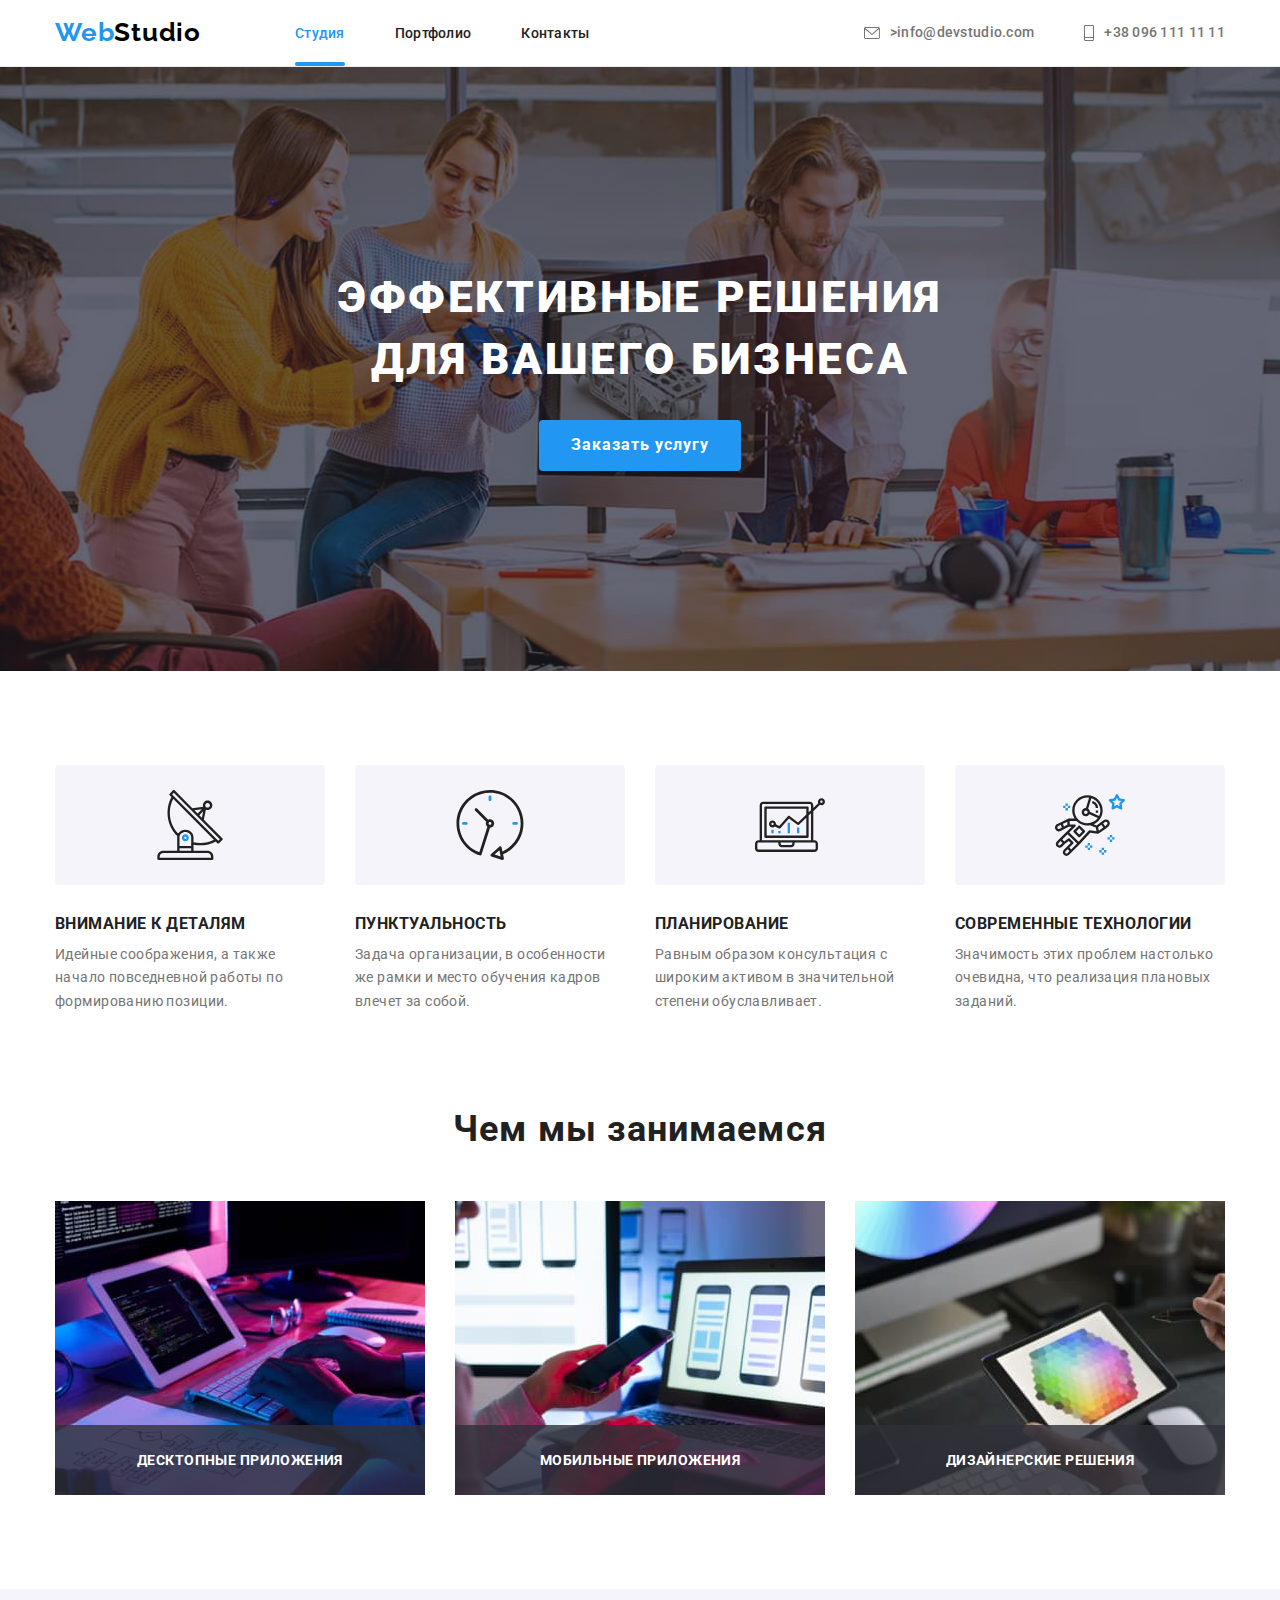
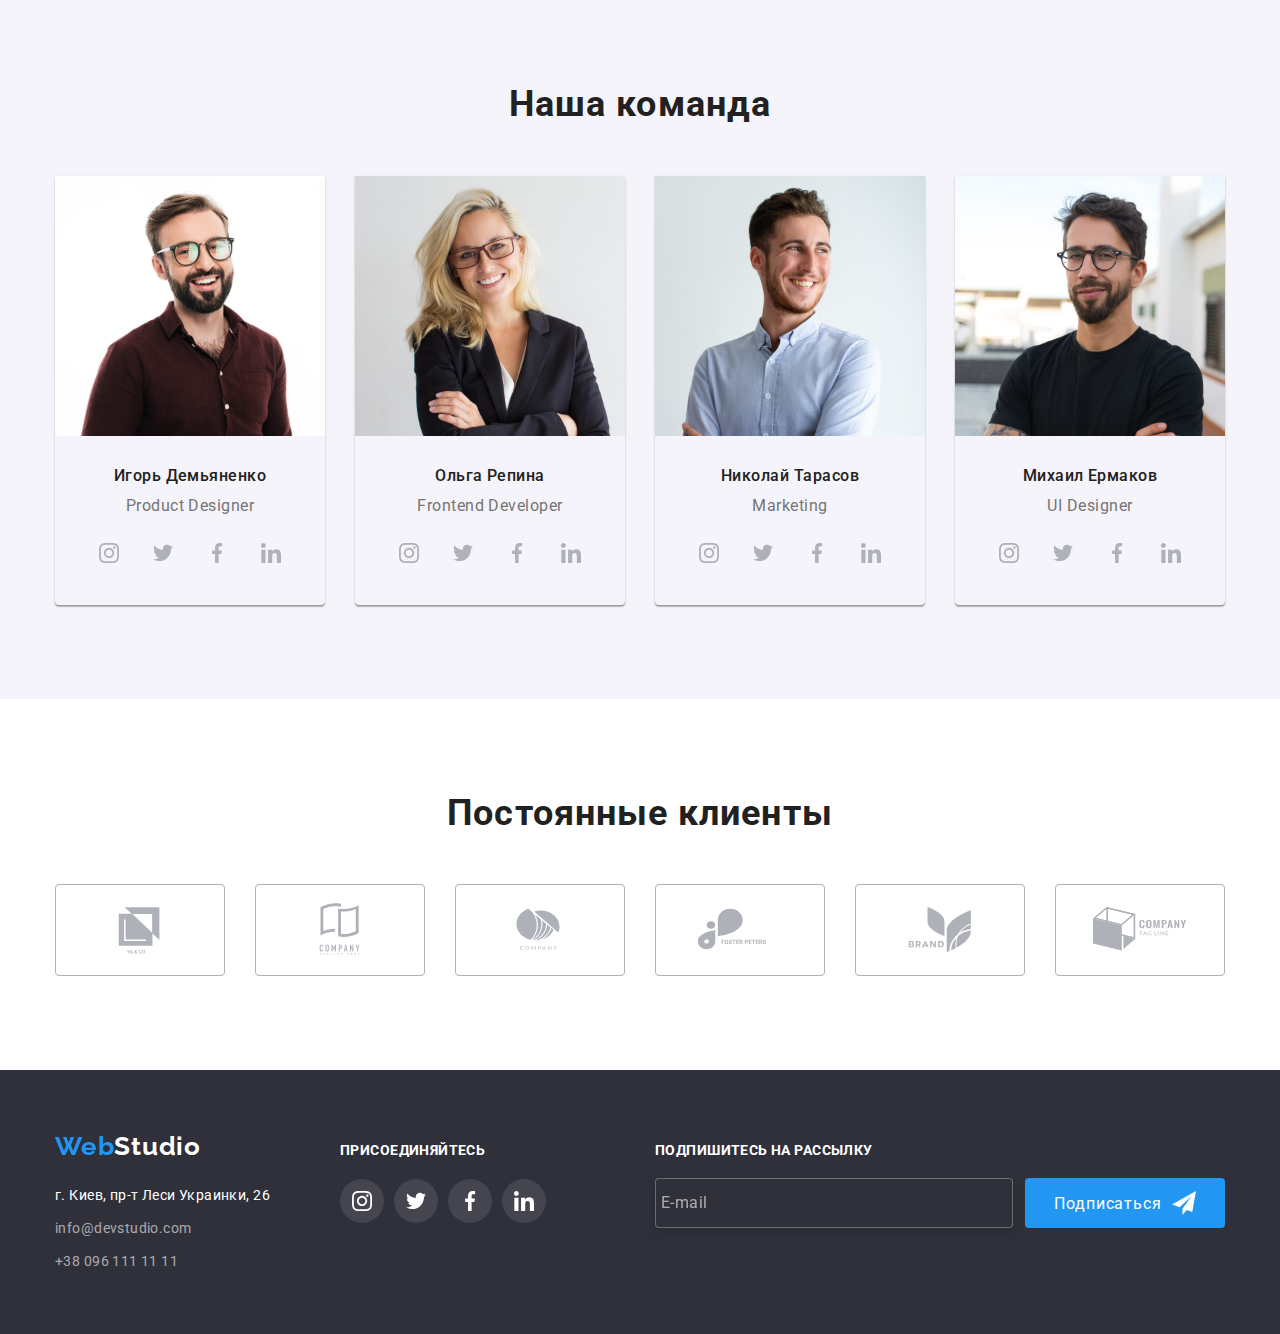
<file: index.html>
<!DOCTYPE html>
<html lang="ru">
  <head>
    <meta charset="UTF-8" />
    <meta http-equiv="X-UA-Compatible" content="IE=edge" />
    <meta name="viewport" content="width=device-width, initial-scale=1.0" />
    <title>web studio</title>

    <link rel="preconnect" href="https://fonts.googleapis.com" />
    <link rel="preconnect" href="https://fonts.gstatic.com" crossorigin />
    <link
      href="https://fonts.googleapis.com/css2?family=Raleway:wght@300;700&family=Roboto:wght@400;500;700;900&display=swap"
      rel="stylesheet"
    />
    <link
      rel="stylesheet"
      href="https://cdnjs.cloudflare.com/ajax/libs/modern-normalize/1.1.0/modern-normalize.min.css"
    />
    <link rel="stylesheet" href="css/style.css" />
  </head>
  <body class="body-style">
    <!--navigation and contacts -->

    <header class="hat">
      <div class="container container-hat">
        <nav class="navigation">
          <a href="./index.html" class="logo-link link">
            Web<span class="studio-logo">Studio</span></a
          >
          <ul class="list-flex list">
            <li class="had-lists nav-list">
              <a href="./index.html" class="link navigation-link current">Студия</a>
            </li>
            <li class="had-lists">
              <a href="./portfolio.html" class="link navigation-link"
                >Портфолио</a
              >
            </li>
            <li class="had-lists">
              <a href="./index.html" class="link navigation-link">Контакты</a>
            </li>
          </ul>
        </nav>

        <ul class="list-flex list">
          <li class="had-lists">
            <a href="mailto:info@devstudio.com" class="contact-link link"
              ><svg class="mail-and-pfone" width="16px" height="12px">
                <use href="images/symbol-defs.svg#icon-envel"></use></svg>
              >info@devstudio.com</a>
          </li>
          <li class="had-lists">
            <a href="tel:+380961111111" class="contact-link link"><svg class="mail-and-pfone" width="10px" height="16px">
                <use href="images/symbol-defs.svg#icon-Vector"></use></svg>+38 096 111 11 11</a>
          </li>
        </ul>
      </div>
    </header>

    <main>
      <!--about company hero-->
      <section class="hero">
        <div class="container-hero">
          <h1 class="hero-title">
            Эффективные решения<br />
            для вашего бизнеса
          </h1>
          <button type="button" class="main-button" data-modal-open >Заказать услугу</button>
        </div>
      </section>

      <section class="section section-skills">
        <div class="container">
          <h2 class="headers-none">Умения</h2>

          <ul class="list skill-list">
            <li class="skill-items">
              <div class="svg-container">
              <svg class="pre-title-img" width="70px" height="70px">
                <use href="./images/symbol-defs.svg#icon-antenna"></use>
              </svg>
            </div>
              <h3 class="titles">Внимание к деталям</h3>
              <p class="description">
                Идейные соображения, а также начало повседневной работы по
                формированию позиции.
              </p>
            </li>
            <li class="skill-items">
              <div class="svg-container">
              <svg class="pre-title-img" width="70px" height="70px">
                <use href="./images/symbol-defs.svg#icon-clock"></use>
              </svg>
            </div>
              <h3 class="titles">Пунктуальность</h3>
              <p class="description">
                Задача организации, в особенности же рамки и место обучения
                кадров влечет за собой.
              </p>
            </li>
            <li class="skill-items">
              <div class="svg-container">
              <svg class="pre-title-img" width="70px" height="70px">
                <use href="./images/symbol-defs.svg#icon-diagram"></use>
              </svg>
            </div>
              <h3 class="titles">Планирование</h3>
              <p class="description">
                Равным образом консультация с широким активом в значительной
                степени обуславливает.
              </p>
            </li>
            <li class="skill-items">
              <div class="svg-container">
              <svg class="pre-title-img" width="70px" height="70px">
                <use href="./images/symbol-defs.svg#icon-astronaut"></use>
              </svg></div>
              <h3 class="titles">Cовременные технологии</h3>
              <p class="description">
                Значимость этих проблем настолько очевидна, что реализация
                плановых заданий.
              </p>
            
            </li>
          </ul>
          
        </div>
      </section>
      <!---whoo we-->
      <section class="section">
        <div class="container">
          <h2 class="second-header">Чем мы занимаемся</h2>

          <ul class="list list-flex work-list">
            <li class="work-list-item">
              <div class="work-list-container">
              <img src="./images/img.jpg" alt="photo" width="370" />
              <p class="img-description"> Десктопные приложения</p>
            </div>
            </li>
            <li class="work-list-item">
               <div class="work-list-container">
              <img src="./images/box2.jpg" alt="photo" width="370" />
              <p class="img-description">Мобильные приложения</p>
            </div>
            </li>
            <li class="work-list-item">
              <div class="work-list-container">
              <img src="./images/box3.jpg" alt="photo" width="370" />
              <p class="img-description">Дизайнерские решения</p>
            </div>
            </li>
          </ul>
        </div>
      </section>
      <!---about team-->
      <section class="section team-section">
        <div class="container">
          <h2 class="our-team">Наша команда</h2>

          <ul class="list team-list">
            <li class="team-list-items">
              <img
                src="./images/img01.jpg"
                alt="photo"
                width="270"
                class="team-img"
              />
              <div class="team-container">
                <h3 class="team">Игорь Демьяненко</h3>
                <p class="profession">Product Designer</p>
              
              <ul class="social-net-list list">
                <li class="social-networks">
                  <a href="" class="network-link"
                    ><svg class="social-net-icons" width="20px" height="20px">
                      <use href="images/symbol-defs.svg#icon-instagram"></use>
                    </svg>
                  </a>
                </li>
                <li class="social-networks">
                  <a href="" class="network-link">
                    <svg class="social-net-icons" width="20px" height="20px">
                      <use href="images/symbol-defs.svg#icon-twitter"></use>
                    </svg>
                  </a>
                </li>
                <li class="social-networks">
                  <a href="" class="network-link">
                    <svg class="social-net-icons" width="20px" height="20px">
                      <use href="images/symbol-defs.svg#icon-facebook"></use>
                    </svg>
                  </a>
                </li>
                <li class="social-networks">
                  <a href="" class="network-link">
                    <svg class="social-net-icons" width="20px" height="20px">
                      <use href="images/symbol-defs.svg#icon-linkedin"></use>
                    </svg>
                  </a>
                </li>
              </ul>
            </div>
            </li>
            <li class="team-list-items">
              <img
                src="./images/img02.jpg"
                alt="photo"
                width="270"
                class="team-img"
              />
              <div class="team-container">
                <h3 class="team">Ольга Репина</h3>
                <p class="profession">Frontend Developer</p>
              
              <ul class="social-net-list list">
                <li class="social-networks">
                  <a href="" class="network-link"
                    ><svg class="social-net-icons" width="20px" height="20px">
                      <use href="images/symbol-defs.svg#icon-instagram"></use>
                    </svg>
                  </a>
                </li>
                <li class="social-networks">
                  <a href="" class="network-link">
                    <svg class="social-net-icons" width="20px" height="20px">
                      <use href="images/symbol-defs.svg#icon-twitter"></use>
                    </svg>
                  </a>
                </li>
                <li class="social-networks">
                  <a href="" class="network-link">
                    <svg class="social-net-icons" width="20px" height="20px">
                      <use href="images/symbol-defs.svg#icon-facebook"></use>
                    </svg>
                  </a>
                </li>
                <li class="social-networks">
                  <a href="" class="network-link">
                    <svg class="social-net-icons" width="20px" height="20px">
                      <use href="images/symbol-defs.svg#icon-linkedin"></use>
                    </svg>
                  </a>
                </li>
              </ul>
            </div>
            </li>
            <li class="team-list-items">
              <img
                src="./images/img03.jpg"
                alt="photo"
                width="270"
                class="team-img"
              />
              <div class="team-container">
                <h3 class="team">Николай Тарасов</h3>
                <p class="profession">Marketing</p>
              
              <ul class="social-net-list list">
                <li class="social-networks">
                  <a href="" class="network-link"
                    ><svg class="social-net-icons" width="20px" height="20px">
                      <use
                        href="images/symbol-defs.svg#icon-instagram"
                      ></use></svg>
                    </a>
                </li>
                <li class="social-networks">
                  <a href="" class="network-link">
                    <svg class="social-net-icons" width="20px" height="20px">
                      <use href="images/symbol-defs.svg#icon-twitter"></use>
                    </svg>
                  </a>
                </li>
                <li class="social-networks">
                  <a href="" class="network-link">
                    <svg class="social-net-icons" width="20px" height="20px">
                      <use href="images/symbol-defs.svg#icon-facebook"></use>
                    </svg>
                  </a>
                </li>
                <li class="social-networks">
                  <a href="" class="network-link">
                    <svg class="social-net-icons" width="20px" height="20px">
                      <use href="images/symbol-defs.svg#icon-linkedin"></use>
                    </svg>
                  </a>
                </li>
              </ul>
            </div>
            </li>
            <li class="team-list-items">
              <img
                src="./images/img04.jpg"
                alt="photo"
                width="270"
                class="team-img"
              />
              <div class="team-container">
                <h3 class="team">Михаил Ермаков</h3>
                <p class="profession">UI Designer</p>
              
              <ul class="social-net-list list">
                <li class="social-networks">
                  <a href="" class="network-link"
                    ><svg class="social-net-icons" width="20px" height="20px">
                      <use
                        href="images/symbol-defs.svg#icon-instagram"></use></svg>
                    </a>
                </li>
                <li class="social-networks">
                  <a href="" class="network-link">
                    <svg class="social-net-icons" width="20px" height="20px">
                      <use href="images/symbol-defs.svg#icon-twitter"></use>
                    </svg>
                  </a>
                </li>
                <li class="social-networks">
                  <a href="" class="network-link">
                    <svg class="social-net-icons" width="20px" height="20px">
                      <use href="images/symbol-defs.svg#icon-facebook"></use>
                    </svg>
                  </a>
                </li>
                <li class="social-networks">
                  <a href="" class="network-link">
                    <svg class="social-net-icons" width="20px" height="20px">
                      <use href="images/symbol-defs.svg#icon-linkedin"></use>
                    </svg>
                  </a>
                </li>
              </ul>
            </div>
            </li>
          </ul>
        </div>
      </section>
      <section class="section">
        <div class="container">
          <h2 class="regular-customers">Постоянные клиенты</h2>
          <ul class="clients-list list">
            <li class="clients-list-item">
              <a href="" class="clients-link">
                <svg class= "clients-icons" width="106px" height="60px">
                  <use href="images/symbol-defs.svg#icon-Logo-1"></use>
                </svg>
              </a>
            </li>
            <li class="clients-list-item">
              <a href="" class="clients-link">
                <svg class= "clients-icons" width="106px" height="60px">
                  <use href="images/symbol-defs.svg#icon-Logo-2"></use>
                </svg>
              </a>
            </li>
            <li class="clients-list-item">
              <a href="" class="clients-link">
                <svg class= "clients-icons"  width="106px" height="60px">
                  <use href="images/symbol-defs.svg#icon-Logo-3"></use>
                </svg>
              </a>
            </li>
            <li class="clients-list-item">
              <a href="" class="clients-link"
                ><svg class= "clients-icons"  width="106px" height="60px">
                  <use href="images/symbol-defs.svg#icon-Logo-4"></use>
                </svg>
              </a>
            </li>

            <li class="clients-list-item">
              <a href="" class="clients-link">
                <svg class= "clients-icons"  width="106px" height="60px">
                  <use href="images/symbol-defs.svg#icon-Logo-5"></use>
                </svg>
              </a>
            </li>
            <li class="clients-list-item">
              <a href="" class="clients-link">
                <svg class= "clients-icons"  width="106px" height="60px">
                  <use href="images/symbol-defs.svg#icon-Logo-6"></use>
                </svg>
              </a>
            </li>
          </ul>
        </div>
      </section>
    </main>
      <footer class="basement">
        <div class="container footer-flex-container">
          <div class="footer-container">
            <a href="./index.html" class="logo-footer-link link">
              Web<span class="footer-logo">Studio</span></a
            >

            <address class="location">г. Киев, пр-т Леси Украинки, 26</address>
            <ul class="contacts list">
              <li class="footer-items">
                <a href="mailto:info@devstudio.com" class="footer-link link"
                  >info@devstudio.com</a
                >
              </li>

              <li class="footer-items">
                <a href="tel:+380961111111" class="footer-link link"
                  >+38 096 111 11 11</a
                >
              </li>
            </ul>
          </div>
          <div class="fotter-links-container">
            <p class="join">присоединяйтесь</p>
            <ul class="footer-social-list list">
              <li class="footer-social-items">
                <a href="" class="footer-social-links">
                  <svg class="social-net-icons" width="20px" height="20px">
                    <use
                      href="images/symbol-defs.svg#icon-instagram"></use>
                    </svg>
                  </a>
              </li>
              <li class="footer-social-items">
                <a href="" class="footer-social-links"
                  ><svg class="social-net-icons" width="20px" height="20px">
                    <use href="images/symbol-defs.svg#icon-twitter"></use></svg></a>
              </li>
              <li class="footer-social-items">
                <a href="" class="footer-social-links">
                  <svg class="social-net-icons" width="20px" height="20px">
                    <use href="images/symbol-defs.svg#icon-facebook"></use></svg></a>
              </li>

              <li class="footer-social-items">
                <a href="" class="footer-social-links">
                  <svg class="social-net-icons" width="20px" height="20px">
                    <use href="images/symbol-defs.svg#icon-linkedin"></use>
                  </svg>
                </a>
              </li>
            </ul>
           
          </div> 
          <div class="footer-form-container">
             <div class="input-label-container">
                          <p class="footer-label">Подпишитесь на рассылку</p>
                          <form class="footer-form"> 
              <input type="text" id="footer-input" class="footer-input" placeholder="E-mail">
            
              <button type="submit" class="footer-btn"><span class="subscribe">Подписаться </span>
                <svg class="send-icon" width="24px" height="24px" >
                <use href="images/symbol-defs.svg#icon-icon-send">

                </use>
              </svg> </button>
            </form>
         </div>
        </div></footer>
      <div class="backdrop is-hidden" data-modal>
        
        <div class="modal"><button class="close-btn" data-modal-close > <svg class="btn-close-icon" width="11px" height="11px" >
          <use href="images/symbol-defs.svg#icon-vector-x"></use>
        </svg> </button>
        <p class="modal-header">Оставьте свои данные, мы вам перезвоним</p>
<form >
  
   <div class="input-wrap">
    <span class="lebel-styles">
    <label for="user-name" class="user-label">Имя</label></span>
     <div class="input-wrap">
  <input type="tel" id="user-name" class="user-data" name="user-tel" >
<svg width="18px" height="18px" class="input-icon">
      <use href="./images/symbol-defs.svg#icon-person-black-18dp"> </use>
    </svg>
  </div>
 <div class="input-wrap">
    <span class="lebel-styles">
    <label for="user-tel" class="user-label">Телефон</label></span>
     <div class="input-wrap">
  <input type="tel" id="user-tel" class="user-data" name="user-tel" >
<svg width="18px" height="18px" class="input-icon">
      <use href="./images/symbol-defs.svg#icon-phone-black-18dp"> </use>
    </svg>
  </div>
</div>
 <div class="input-wrap"> 
    <span class="lebel-styles">
    <label for="user-email " class="user-label">Почта</label></span>
     <div class="input-wrap">
  <input type="text" id="user-email" class="user-data" name="user-email" >
<svg width="18px" height="18px" class="input-icon">
      <use href="./images/symbol-defs.svg#icon-email-black-18dp"> </use>
    </svg>
  </div>
</div>
<span class="area-label-style">
<label for="text-area" class="text-area-label">Комментарий</label></span>

<textarea name="modal-textarea" id="text-area" class="text-area-modal" placeholder="Введите текст" ></textarea>

<div class="check-container" >
<input type="checkbox" id="checkbox" name="check" class="modal-check visually-hidden">
  <label for="checkbox" class="check-label">
       <span class="mini-box">
      
       <svg width= "16px" height="15px" class="check-icon" >
         <use href="./images/symbol-defs.svg#icon-Vector-check"> </use>
       </svg>
     </span>

  Соглашаюсь с рассылкой и принимаю <a href="" class="contract">Условия договора</a></label>

</div>

<div class="button-container">
<button type="submit" class="submit-button">Отправить</button></div> 
</form>

    <script src="./js/modal.js"></script>

</body>
</html>
</file>
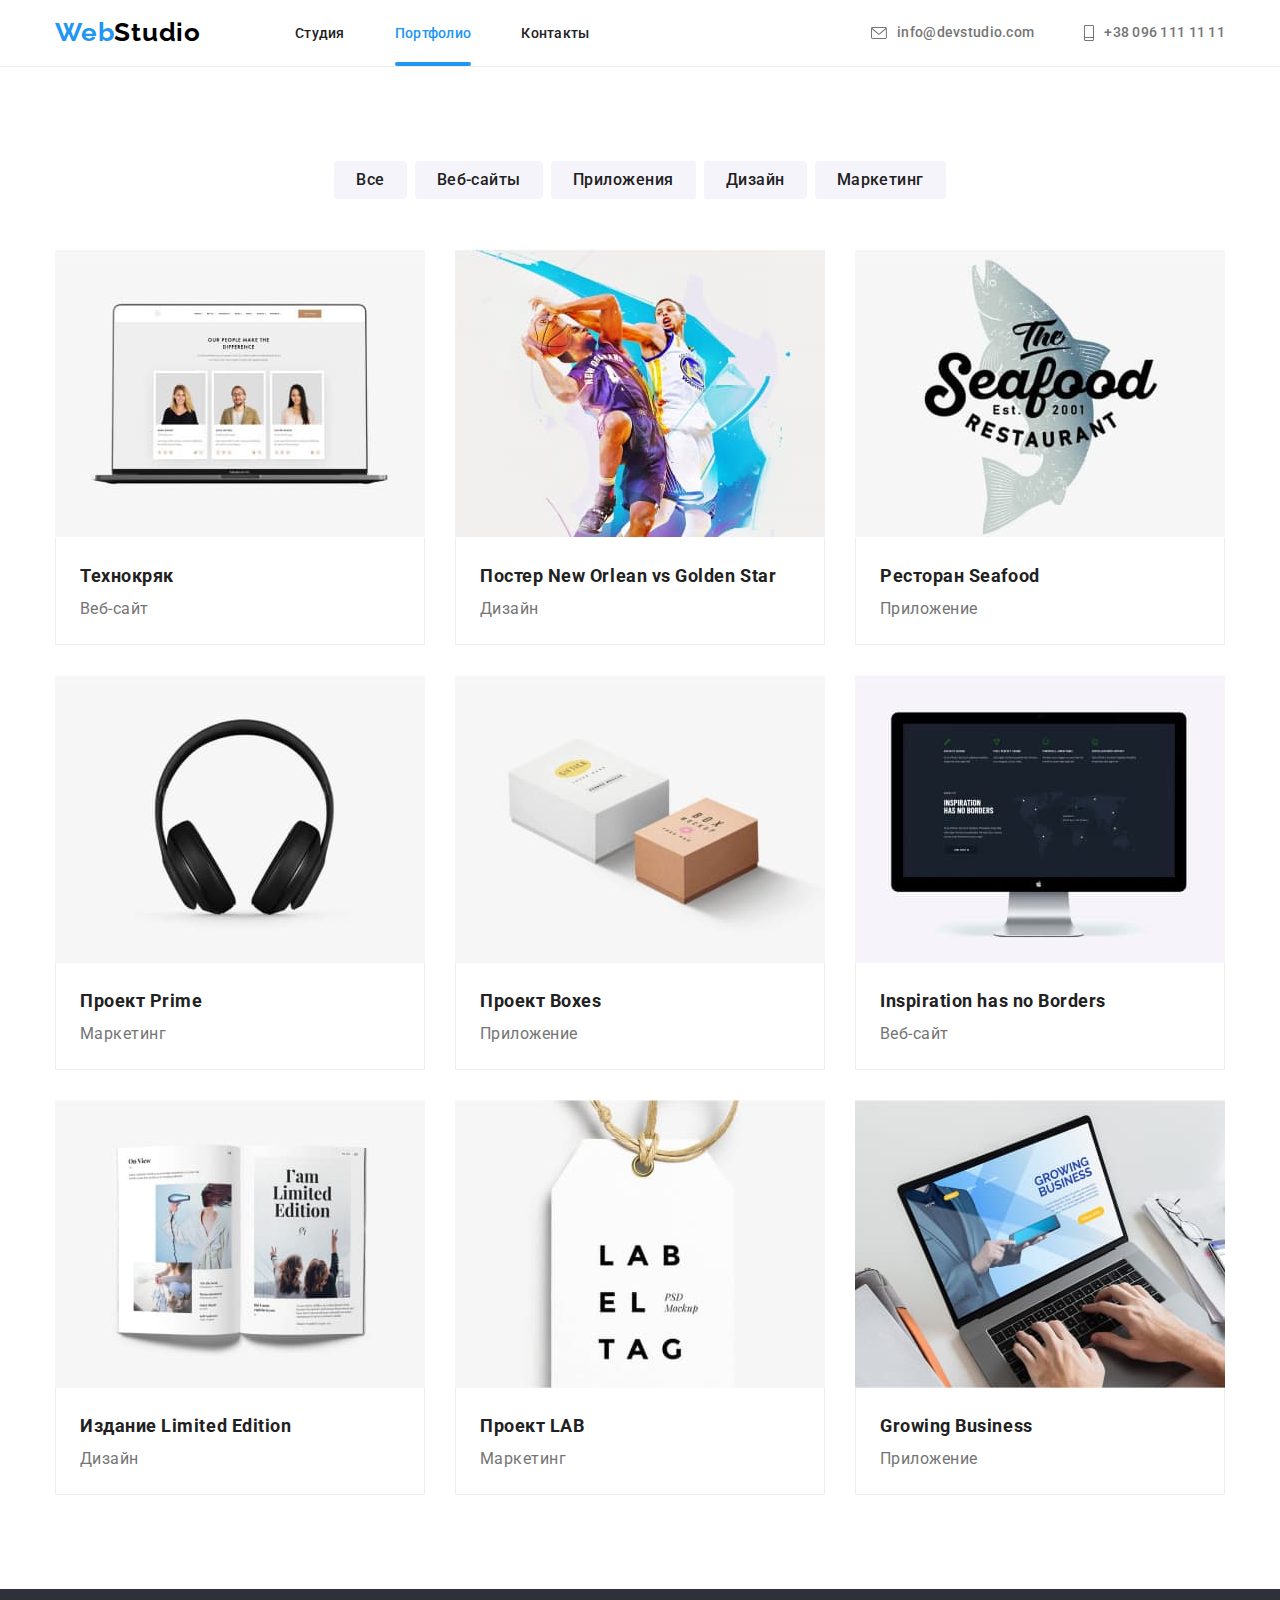
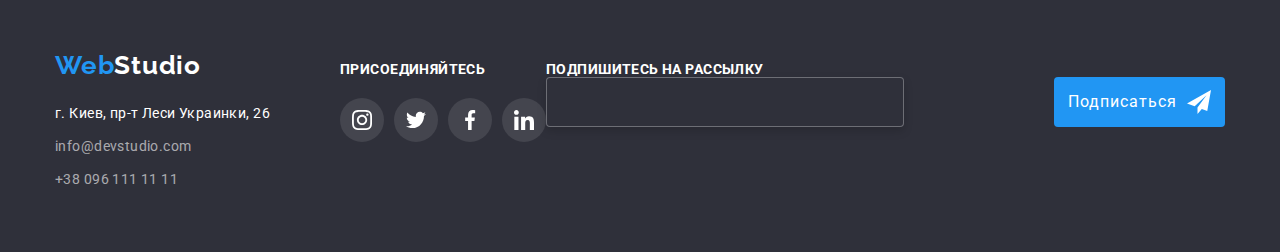
<file: portfolio.html>
<!DOCTYPE html>
<html lang="ru">
  <head>
    <meta charset="UTF-8" />
    <meta http-equiv="X-UA-Compatible" content="IE=edge" />
    <meta name="viewport" content="width=device-width, initial-scale=1.0" />
    <title>web studio</title>

    <link rel="preconnect" href="https://fonts.googleapis.com" />
    <link rel="preconnect" href="https://fonts.gstatic.com" crossorigin />
    <link
      href="https://fonts.googleapis.com/css2?family=Raleway:wght@300;700&family=Roboto:wght@400;500;700;900&display=swap"
      rel="stylesheet"
    />
    <link
      rel="stylesheet"
      href="https://cdnjs.cloudflare.com/ajax/libs/modern-normalize/1.1.0/modern-normalize.min.css"
    />
    <link rel="stylesheet" href="css/style.css" />
  </head>
  <body class="body-style">
    <!--navigation and contacts -->

    <header class="hat">
      <div class="container container-hat">
        <nav class="navigation">
          <a href="./index.html" class="logo-link link">
            Web<span class="studio-logo">Studio</span></a
          >
          <ul class="list-flex list">
            <li class="had-lists nav-list">
              <a href="./index.html" class="link navigation-link">Студия</a>
            </li>
            <li class="had-lists">
              <a href="./portfolio.html" class="link navigation-link current"
                >Портфолио</a
              >
            </li>
            <li class="had-lists">
              <a href="./index.html" class="link navigation-link">Контакты</a>
            </li>
          </ul>
        </nav>

        <ul class="list-flex list">
          <li class="had-lists">
            <a href="mailto:info@devstudio.com" class="contact-link link"
              ><svg class="mail-and-pfone" width="16px" height="12px">
                <use href="images/symbol-defs.svg#icon-envel"></use></svg
              >info@devstudio.com</a
            >
          </li>
          <li class="had-lists">
            <a href="tel:+380961111111" class="contact-link link"
              ><svg class="mail-and-pfone" width="10px" height="16px">
                <use href="images/symbol-defs.svg#icon-Vector"></use></svg
              >+38 096 111 11 11</a
            >
          </li>
        </ul>
      </div>
    </header>

    <main>
      <section class="section">
        <h1 class="headers-none">Портфолио</h1>
        <div class="container">
          <ul class="list list-flex btn-list">
            <li class="btn-items">
              <button type="button" class="btn">Все</button>
            </li>
            <li class="btn-items">
              <button type="button" class="btn">Веб-сайты</button>
            </li>
            <li class="btn-items">
              <button type="button" class="btn">Приложения</button>
            </li>
            <li class="btn-items">
              <button type="button" class="btn">Дизайн</button>
            </li>
            <li class="btn-items">
              <button type="button" class="btn">Маркетинг</button>
            </li>
          </ul>
          
          <ul class="list img-list">
            <li class="img-list-items">
              <a href="" class="port-link">
              <div class="thumb"><img
                src="./images/img-portfolio1.jpg"
                alt="ноутбук"
                width="370"
                class="portfolio-img"
              />
              <p class="overlay">Технокряк это современная площадка распространения коронавируса. Компании используют эту платформу для цифрового шпионажа и атак на защищённые сервера конкурентов.</p>
            </div>
              <div class="projects">
                <h3 class="product">Технокряк</h3>
                <p class="product-description">Веб-сайт</p>
              </div>
            </a>
            </li>
            <li class="img-list-items">
               <a href="" class="port-link">
                  <div class="thumb">
              <img
                src="./images/img-portfolio2.jpg"
                alt="баскетбол"
                width="370"
                class="portfolio-img"
              />
              <p class="overlay">Технокряк это современная площадка распространения коронавируса. Компании используют эту платформу для цифрового шпионажа и атак на защищённые сервера конкурентов.</p>
          </div>   
           <div class="projects">

              
                <h3 class="product">Постер New Orlean vs Golden Star</h3>
                <p class="product-description">Дизайн</p>
              </div>
            </a>
            </li>
            <li class="img-list-items">
               <a href="" class="port-link">
            <div class="thumb">
              <img
                src="./images/img-portfolio3.jpg"
                alt=""
                width="370"
                class="portfolio-img"
              />
              <p class="overlay">Технокряк это современная площадка распространения коронавируса. Компании используют эту платформу для цифрового шпионажа и атак на защищённые сервера конкурентов.</p>
            </div>
              <div class="projects">
                <h3 class="product">Ресторан Seafood</h3>
                <p class="product-description">Приложение</p>
              </div>
            </a>
            </li>
            <li class="img-list-items">
              <a href="" class="port-link"> 
                 <div class="thumb">
              <img
                src="./images/img-portfolio4.jpg"
                alt="наушники"
                width="370"
                class="portfolio-img"
              />
              <p class="overlay">Технокряк это современная площадка распространения коронавируса. Компании используют эту платформу для цифрового шпионажа и атак на защищённые сервера конкурентов.</p>
            </div>
              <div class="projects">
                <h3 class="product">Проект Prime</h3>
                <p class="product-description">Маркетинг</p>
              </div>
            </a>
            </li>
            <li class="img-list-items">
            <a href="" class="port-link">
               <div class="thumb">
              <img
                src="./images/img-portfolio5.jpg"
                alt=""
                width="370"
                class="portfolio-img"
              />
            <p class="overlay">Технокряк это современная площадка распространения коронавируса. Компании используют эту платформу для цифрового шпионажа и атак на защищённые сервера конкурентов.</p>
            </div>
              <div class="projects">
                <h3 class="product">Проект Boxes</h3>
                <p class="product-description">Приложение</p>
              </div>
            </a>
            </li>
            <li class="img-list-items">
              <a href="" class="port-link">
                 <div class="thumb">
              <img
                src="./images/img-portfolio6.jpg"
                alt=""
                width="370"
                class="portfolio-img"
              />
            <p class="overlay">Технокряк это современная площадка распространения коронавируса. Компании используют эту платформу для цифрового шпионажа и атак на защищённые сервера конкурентов.</p></div>
              <div class="projects">
                <h3 class="product">Inspiration has no Borders</h3>
                <p class="product-description">Веб-сайт</p>
              </div>
            </a>
            </li>
            <li class="img-list-items">
              <a href="" class="port-link">
                 <div class="thumb">
              <img
                src="./images/img-portfolio7.jpg"
                alt=""
                width="370"
                class="portfolio-img"
              />
              <p class="overlay">Технокряк это современная площадка распространения коронавируса. Компании используют эту платформу для цифрового шпионажа и атак на защищённые сервера конкурентов.</p>
            </div>
              <div class="projects">
                <h3 class="product">Издание Limited Edition</h3>
                <p class="product-description">Дизайн</p>
              </div>
            </a>
            </li>
            <li class="img-list-items">
              <a href="" class="port-link">
                 <div class="thumb">
              <img
                src="./images/img-portfolio8.jpg"
                alt=""
                width="370"
                class="portfolio-img"
              />
            <p class="overlay">Технокряк это современная площадка распространения коронавируса. Компании используют эту платформу для цифрового шпионажа и атак на защищённые сервера конкурентов.</p></div>
              <div class="projects">
                <h3 class="product">Проект LAB</h3>
                <p class="product-description">Маркетинг</p>
              </div>
            </a>
            </li>
            <li class="img-list-items">
              <a href="" class="port-link">
                 <div class="thumb">
              <img
                src="./images/img-portfolio9.jpg"
                alt=""
                width="370"
                class="portfolio-img"
            
                />
                <p class="overlay">Технокряк это современная площадка распространения коронавируса. Компании используют эту платформу для цифрового шпионажа и атак на защищённые сервера конкурентов.</p>
            </div>
              <div class="projects">
                
                <h3 class="product">Growing Business</h3>
                <p class="product-description">Приложение</p>
              </div>
            </a>
            </li>
          </ul>
        </div>
      </section>
    </main>
      <footer class="basement">
        <div class="container footer-flex-container">
          <div class="footer-container">
            <a href="./index.html" class="logo-footer-link link">
              Web<span class="footer-logo">Studio</span></a
            >

            <address class="location">г. Киев, пр-т Леси Украинки, 26</address>
            <ul class="contacts list">
              <li class="footer-items">
                <a href="mailto:info@devstudio.com" class="footer-link"
                  >info@devstudio.com</a
                >
              </li>

              <li class="footer-items">
                <a href="tel:+380961111111" class="footer-link"
                  >+38 096 111 11 11</a
                >
              </li>
            </ul>
          </div>
          <div class="fotter-links-container">
            <p class="join">присоединяйтесь</p>
            <ul class="footer-social-list list">
              <li class="footer-social-items">
                <a href="" class="footer-social-links"
                  ><svg class="social-net-icons" width="20px" height="20px">
                    <use
                      href="images/symbol-defs.svg#icon-instagram"
                    ></svg
                ></a>
              </li>
              <li class="footer-social-items">
                <a href="" class="footer-social-links"
                  ><svg class="social-net-icons" width="20px" height="20px">
                    <use href="images/symbol-defs.svg#icon-twitter"></use></svg
                ></a>
              </li>
              <li class="footer-social-items">
                <a href="" class="footer-social-links">
                  <svg class="social-net-icons" width="20px" height="20px">
                    <use href="images/symbol-defs.svg#icon-facebook"></use></svg
                ></a>
              </li>

              <li class="footer-social-items">
                <a href="" class="footer-social-links">
                  <svg class="social-net-icons" width="20px" height="20px">
                    <use href="images/symbol-defs.svg#icon-linkedin"></use>
                  </svg>
                </a>
              </li>
            </ul>
          </div>
          <div class="footer-form-container">
          <form action="" class="footer-form"> 
            <div class="input-label-container">
              <label for="footer-input" class="footer-label">Подпишитесь на рассылку</label>
              <input type="text" id="footer-input" class="footer-input">
            </div>
              <button type="submit" class="footer-btn"><span class="subscribe">Подписаться </span>
                <svg class="send-icon" width="24px" height="24px" >
                <use href="images/symbol-defs.svg#icon-icon-send">

                </use>
              </svg> </button>
            </form>
          </div>
        </div>
      </footer>
  </body>
</html>
</file>
<file: css/style.css>
:root {
  --primary-text-color: #757575;
  --web-logo-color: #2196f3;
  --studio-logo-color: #000000;
  --fover-focus-color: #2196f3;
  --headers-text-color: #212121;
  --hero-footer-color: #2f303a;
  --last-section-color: #f5f4fa;
  --button-color: #2196f3;
  --white-color: #ffffff;
  --back-ground-btn: #f5f4fa;
  --fill-color: #AFB1B8;

}

body {
  font-family: Roboto, sans-serif;
  color: var(--primary-text-color);
  letter-spacing: 0.03em;
  font-size: 14px;
  background-color: var(--white-color);
  display: flex;
  flex-direction: column;
}
img {
  display: block;
}
p, h1, h2, h3, h4 {
  margin: 0;
}
a {
  text-decoration: none;
}
.headers-none {
  display: none;
}
.section {
  padding-top: 94px;
  padding-bottom: 94px;
}

.container {
  width: 1200px;
  margin: 0 auto;
  padding-left: 15px;
  padding-right: 15px;
}
.list {
  padding-left: 0;
  margin-top: 0;
  margin-bottom: 0;
  padding-bottom: 0;

  list-style: none;
}
.hat .list {
  align-items: center;
}

.list-flex {
  display: flex;
  justify-content: space-between;
}
/* ----------------------------------- */
.hat {
  border-bottom: 1px solid #ececec;

}

.container-hat {
  display: flex;
  justify-content: space-between;
}

.had-lists:not(:last-child) {
  margin-right: 50px;
}

.navigation {
  display: flex;
}

.navigation-link {
  color: var(--headers-text-color);
  font-weight: 500;
  text-align: center;
  line-height: 1.1;
  letter-spacing: 0.02em;
  padding-top: 25px;
  padding-bottom: 25px;
  
  
  
}
.navigation-link::after {
  content: "";
  width:100%;
}

.navigation .logo-link {
  margin-right: 94px;
  text-align: center;
  display: block;
  font-family: Raleway;
  font-weight: 700;
  font-size: 26px;
  line-height: 1.3;
  letter-spacing: 0.03em;
  color: var(--web-logo-color);
  display: flex;
  align-items: center;
}
.link {
  transition: color 250ms cubic-bezier(0.4, 0, 0.2, 1) ;
}
.link:hover,
.link:focus {
  color: var(--fover-focus-color);
}

.current {
  color: var(--fover-focus-color);
  position: relative;


}
.current::after {
  content: "";
  width: 100%;
  height: 4px;
  border-radius: 2px;
  background-color: var(--fover-focus-color);
  position: absolute;
  left: 0;
  bottom: 0;

}
/* logo styles */

.studio-logo {
  color: var(--studio-logo-color);
}

.contact-link {
  padding-top: 25px;
  padding-bottom: 25px;
  font-weight: 500;
 
  line-height: 1.1;
  letter-spacing: 0.02em;
  color: var(--primary-text-color);
  fill: currentColor;
  display: flex;
  align-items: center;
}
.mail-and-pfone {
  margin-right: 10px;
}
.container-hero {
  max-width: 1600px;
  min-height: 600px;
  
  margin-left:  auto;
   margin-right:  auto;
   text-align: center; 
   padding-top: 200px;
  padding-bottom: 200px;
  background-color: var(--hero-footer-color);
   background-image:  linear-gradient(to right, rgba(47, 48, 58, 0.4), rgba(47, 48, 58, 0.4)),
    url(../images/Img-hero.jpg);
  background-position:  center;
background-size: cover;
}

.hero-title {
  
  margin-bottom: 30px;
  
  font-weight: 900;
  font-size: 44px;
  line-height: 1.4;
  letter-spacing: 0.06em;
  text-transform: uppercase;
  color: var(--white-color);
}
.main-button {
  display: inline-block;
   align-items: center;
  text-align: center;
   padding: 10px 32px;
  background-color: var(--button-color);
  font-weight: 700;
  font-size: 16px;
  line-height: 1.9;
  border-radius: 4px;
  

  letter-spacing: 0.06em;
 
  color: var(--white-color);
  cursor: pointer;
  border: 0px;
}
.section-skills {
  padding-bottom: 0;
}
.skill-list {
  display: flex;
}

.skill-items {
  max-width: 270px;
}
.svg-container {
  display: flex;
  justify-content: center;
  align-items: center;
  width: 100%;
  height: 120px;
  background: var(--back-ground-btn);
border-radius: 4px;
margin-bottom: 30px;
}
.skill-items:not(:last-child) {
  margin-right: 30px;
}
.work-list-item {

}
.work-list-container {
  position: relative;
}
.img-description {
  position: absolute;
  left: 0;
  bottom: 0;
  padding-top: 27px;
  padding-bottom: 27px;
  width: 100%;
  background: rgba(47, 48, 58, 0.8);
font-weight: bold;
font-size: 14px;
line-height: 16px;
text-align: center;
letter-spacing: 0.03em;
text-transform: uppercase;

color: var(--white-color);

}

.titles {
 
  margin-bottom: 10px;
  line-height: 1.1;
  letter-spacing: 0.03em;
  text-transform: uppercase;
  color: var(--headers-text-color);
}

.description {
  
  font-size: 14px;
  line-height: 1.7;
  letter-spacing: 0.03em;
  color: var(--primary-text-color);
}
.second-header {
  margin-bottom: 50px;
  font-size: 36px;
  line-height: 1.2;
  text-align: center;
  letter-spacing: 0.03em;
  color: var(--headers-text-color);
}
.team-section {
  background-color: var(--last-section-color);
}

.our-team {
  
  margin-bottom: 50px;
  font-weight: 700;
  font-size: 36px;
  line-height: 1.2;
  text-align: center;
  letter-spacing: 0.03em;
  color: var(--headers-text-color);
}
.team-list {
  display: flex;

}
.team-list-items:not(:last-child) {
 margin-right: 30px;
}

.team-list-items {
  width: 270px;
  
  box-shadow: 0px 1px 3px rgba(0, 0, 0, 0.12), 0px 1px 1px rgba(0, 0, 0, 0.14),
    0px 2px 1px rgba(0, 0, 0, 0.2);
  border-radius: 0px 0px 4px 4px;
}
.team {
  margin-bottom: 10px;
  
  font-weight: 500;
  font-size: 16px;
  line-height: 1.2;
  text-align: center;
  letter-spacing: 0.03em;
  color: var(--headers-text-color);
}
.team-container {
  padding-left: 32px;
  padding-right: 32px;
  padding-bottom: 30px;
  padding-top: 30px;
}
.profession {
  
  margin-bottom: 16px;

  font-size: 16px;
  line-height: 1.2;
  text-align: center;
  letter-spacing: 0.03em;
  color: var(--primary-text-color);
}
.social-net-list {
  display: flex;
  align-items: center;
  

}
.social-networks {
  width: 44px;
  height: 44px;
  display: flex;
  align-items: center;
  justify-content: center;
}
.network-link {
  width: 100%;
  height: 100%;
  align-items: center;
  justify-content: center;
  display: flex;

  fill: var(--fill-color);
  border-radius: 50%;
  transition: background 250ms cubic-bezier(0.4, 0, 0.2, 1), fill 250ms cubic-bezier(0.4, 0, 0.2, 1)  ;
     ;
}
.network-link:hover , .network-link:focus {
  background: var(--fover-focus-color);
  fill: var(--white-color);
 
    
}
.social-networks:not(:last-child) {
  margin-right: 10px;
}
.regular-customers {
font-size: 36px;
line-height: 1.16;
letter-spacing: 0.03em;
color: var(--headers-text-color);
text-align:center;
margin-bottom: 50px;
}
.clients-list {
  display: flex;

}
.clients-list-item {
   width: 170px;
  height: 92px;
}
.clients-list-item:not(:last-child) {
  margin-right: 30px;

}
.clients-link:hover , .clients-link:focus  {
  border-color: var(--fover-focus-color) ;
   fill: var(--fover-focus-color);
}
.clients-link {
 
  border: 1px solid rgba(175, 177, 184, 1);
  border-radius: 4px;
  justify-content: center;
  align-items: center;
  display: flex;
  fill: var(--fill-color) ;
  width: 100%;
  height: 100%;
  transition: border-color 250ms cubic-bezier(0.4, 0, 0.2, 1),
  fill 250ms cubic-bezier(0.4, 0, 0.2, 1);
   
}


.location {
 
  margin-bottom: 9px;
  line-height: 1.7;
  letter-spacing: 0.03em;
  color: var(--white-color);
  font-style: normal;
 white-space: nowrap;
  letter-spacing: 0.03em;

}

.basement {
  padding-top: 60px;
  padding-bottom: 60px;
  background-color: #2F303A;
}



.footer-flex-container{
  display: flex;
  align-items: baseline;
  
}

.footer-container {
  margin-right: 70px;
  
}
.footer-link {
  line-height: 1.7;
  letter-spacing: 0.03em;
  color: rgba(255, 255, 255, 0.6);
  text-decoration: none;
  font-style: normal;
}

.footer-items:not(:last-child) {
  margin-bottom: 9px;
}

.logo-footer-link {
  display: inline-block;
  margin-bottom: 20px;
  
  font-family: Raleway;
  font-weight: 700;
  font-size: 26px;
  line-height: 1.3;
  letter-spacing: 0.03em;
  color: var(--web-logo-color);
  text-decoration: none;
}
.footer-logo {
  color: var(--white-color);
}
.join {
margin-bottom: 20px;
font-weight: bold;
font-size: 14px;
line-height: 1.14;
letter-spacing: 0.03em;
text-transform: uppercase;
color: var(--white-color);
}
.footer-social-list {
  display: flex;
}

.footer-social-links {
  display: flex;
  background: rgba(255, 255, 255, 0.1);
  fill: var(--white-color);
  width: 44px;
  height: 44px;
  align-items: center;
  justify-content: center;
  border-radius: 50%;
  transition: background 250ms cubic-bezier(0.4, 0, 0.2, 1) ;
  
}
.footer-social-links:hover , .footer-social-links:focus  {
  background: var(--fover-focus-color);
}

.footer-social-items:not(:last-child) {
  margin-right: 10px;


}
.social-net-icons {
  transition: fill 250ms cubic-bezier(0.4, 0, 0.2, 1);
}
.social-net-icons:hover ,.social-net-icons:focus  {
  fill: var(--white-color);
}
.footer-form-container {
  width: 100%;
  display: flex; 
 justify-content: flex-end;

}
.footer-form {
 display: flex;
  
}

.footer-label {

    font-weight: bold;
font-size: 14px;
line-height: 16px;
letter-spacing: 0.03em;
text-transform: uppercase;

color: #FFFFFF;
margin-bottom: 20px;
}
.footer-input:focus {
  color: rgba(255, 255, 255, 0.6);
;
}

.footer-input {

background-color: #2F303A;
 border: 1px solid rgba(255, 255, 255, 0.3);
filter: drop-shadow(0px 4px 4px rgba(0, 0, 0, 0.15));
border-radius: 4px;
width: 358px;
height: 50px;
padding-left: 5px;

}
.footer-input::placeholder {
font-size: 16px;
line-height: 20px;
display: flex;
align-items: center;
letter-spacing: 0.03em;
color: rgba(255, 255, 255, 0.6);
}

.footer-btn {
  width: 200px;
  height: 50px; 
  margin-left: 12px;
  display: inline-flex;
  justify-content: center;
  align-items: center;
  align-self: flex-end;
  padding: 0;
  background-color: var(--fover-focus-color);
  border-radius: 4px;
  border: 0;
  font-size: 16px;
line-height: 1.87;
display: flex;
align-items: center;
text-align: center;
letter-spacing: 0.06em;
color:  var(--white-color);

}
.subscribe {
  margin-right: 10px;
}
/*стили для портфолио  */
.img-list {
  display: flex;
  margin-left: -30px;
  margin-top: -30px;
  flex-wrap: wrap;
}

.img-list-items {
  margin-top: 30px;
  margin-left: 30px;
  max-width: 370px;
}
.port-link {
  display: block;
  width: 100%;
  height: 100%;
  box-shadow: none;
}

.port-link:hover , .port-link:focus {
box-shadow: 0px 1px 1px rgba(0, 0, 0, 0.12), 0px 4px 4px rgba(0, 0, 0, 0.06), 1px 4px 6px rgba(0, 0, 0, 0.16);
}
.thumb {
  position: relative;
  overflow: hidden;
}
.overlay {

  position: absolute;
  top: 0;
  left: 0;
  padding-top: 63px;
  padding-bottom: 63px;
  padding-left: 24px;
  padding-right: 24px;
  width: 100%;
  height: 100%;
  font-size: 18px;
line-height: 1.55px;
background: rgba(33, 150, 243, 0.9);
letter-spacing: 0.03em;

color: var(--white-color);
transform: translatey(100%);
transition: transform 250ms cubic-bezier(0.4, 0, 0.2, 1);
}
.port-link:hover .overlay , .port-link:focus .overlay {
transform: translatey(0);

}

.projects {
  padding-left: 24px;
  padding-right: 24px;
  padding-bottom: 20px;
  padding-top: 20px;
     border-bottom: 1px solid #eeeeee;
  border-left: 1px solid #eeeeee;
  border-right: 1px solid #eeeeee;

}
.product {
  font-size: 18px;
  line-height: 2;
  letter-spacing: 0.03em;
  color: var(--headers-text-color);
  max-width: 100%;
  margin-bottom: 0;
  margin-top: 0;
  
}

.product-description {
  font-size: 16px;
  line-height: 1.87;
  letter-spacing: 0.03em;
  color: var(--primary-text-color);
  margin-top: 0;
  margin-bottom: 0;
}

.btn-list {
  align-items: center;
  justify-content: center;

  margin-bottom: 50px;
}
.btn-list > .btn-items:not(:last-child) {
  margin-right: 8px;
}
.btn {
  padding: 6px 22px;
  border-radius: 4px;
  font-weight: 500;
  font-size: 16px;
  line-height: 1.62;
  text-align: center;
  letter-spacing: 0.03em;
  font-family: inherit;
  color: var(--headers-text-color);
  background: var(--back-ground-btn);
  cursor: pointer;
  display: block;
  border: 0;
  transition: background-color 250ms cubic-bezier(0.4, 0, 0.2, 1) ,
  color 250ms cubic-bezier(0.4, 0, 0.2, 1) ,box-shadow 250ms cubic-bezier(0.4, 0, 0.2, 1);
}

.btn:hover,
.btn:focus {
  background-color: var(--fover-focus-color);
  color: var(--white-color);
  box-shadow: 0px 3px 1px rgba(0, 0, 0, 0.1), 0px 1px 2px rgba(0, 0, 0, 0.08), 0px 2px 2px rgba(0, 0, 0, 0.12);
}
/* modal */

.backdrop {
  opacity: 1;
  position: fixed;
  top: 0;
  left: 0;
  width: 100%;
  height: 100%;
  background-color: rgba(0, 0, 0, 0.2);
    transition: opacity 250ms cubic-bezier(0.4, 0, 0.2, 1);
}
.is-hidden {
  opacity: 0;
  pointer-events: none;
  visibility: hidden;

}
.is-hidden .modal {
  transform: scale(0.5)
   translate(-50% , -50%);
}
.close-btn {
 position: absolute;
 top: 8px;;
 right: 8px;
 border-radius: 50%;
 display: flex;
 justify-content: center;
 align-items: center;
 width: 30px;
 height: 30px;
 background-color: transparent;
 border: 1px solid rgba(0, 0, 0, 0.1);
}

.close-btn:hover .btn-close-icon , .close-btn:focus .btn-close-icon  {
 fill: var(--fover-focus-color);
 transition: fill 250ms cubic-bezier(0.4, 0, 0.2, 1);
}
.modal {
  position: absolute;
  width: 528px ;
  height: 581px;
  top: 50%;
  left:50%;
  padding-top: 38px;
  padding-left: 40px;
  padding-right: 40px;
  padding-bottom: 42px;
transform: translate(-50% , -50%) scale(1);
 background: var(--white-color);
box-shadow: 0px 1px 3px rgba(0, 0, 0, 0.12), 0px 1px 1px rgba(0, 0, 0, 0.14), 0px 2px 1px rgba(0, 0, 0, 0.2);
border-radius: 4px;
transition: transform 250ms  cubic-bezier(0.4, 0, 0.2, 1);
}
.modal-header {
  margin-bottom: 12px;
  font-weight: bold;
font-size: 20px;
line-height: 1.15;
text-align: center;
letter-spacing: 0.03em;
color: var(--headers-text-color);
}
.input-wrap {
  position: relative;
   margin-bottom: 10px;
}
.input-icon {
position: absolute;
left: 12px;
top:11px;
}
.user-data:focus + .input-icon {
  fill: var(--fover-focus-color);
    transition: fill 250ms cubic-bezier(0.4, 0, 0.2, 1)
}
.user-data:focus {
  border-color: var(--fover-focus-color); 
  transition: border-color 250ms cubic-bezier(0.4, 0, 0.2, 1);
}


.user-data {
width: 100%;
height: 40px;
border-radius: 4px;
border:  1px solid rgba(33, 33, 33, 0.2);
cursor: pointer ;
 padding-left: 42px;
 outline: 0;
}


 
.lebel-styles {
 margin-bottom: 4px;
 display: inline-block;
}
.user-label {
 
font-size: 12px;
line-height:0.07;
letter-spacing: 0.01em;
color: var(--primary-text-color);
}
.area-label-style {
  display: block;
 
}
.text-area-label {
font-size: 12px;
line-height: 0.07;
letter-spacing: 0.01em;
color: var(--primary-text-color);
}
.text-area-modal{
  
width: 100%;
 height: 120px;
   padding-bottom: 12px;
  padding-left: 15px;
  padding-right: 15px;
   padding-top: 12px;
margin-bottom: 20px;
border-radius: 4px;
 resize: none;
border: 1px solid rgba(33, 33, 33, 0.2);
}
.text-area-modal::placeholder {
  font-size: 14px;
line-height: 1.14;
letter-spacing: 0.01em;

color: rgba(117, 117, 117, 0.5);

}
.check-container {
 margin-bottom: 30px;

}

.modal-check:checked +.check-label > .mini-box {
  background-color: var(--fover-focus-color);
  fill: var(--white-color);
  border-color:var(--fover-focus-color);
}
  
  .modal-check:focus +.check-label > .mini-box {
      border-color:var(--fover-focus-color);
  }

.check-label span {
  margin-right: 7px;
 
  width: 16px;
  height: 15px;
  border: 2px solid #212121  ;
  border-radius: 2px;
  display: flex;
  justify-content: center;
  align-items: center;
}
.check-label {
  display: flex;
  justify-content: center;
  align-items: center;
  font-size: 14px;
line-height: 1.7;
letter-spacing: 0.03em;
color: var(--primary-text-color);
}
.visually-hidden {
  position: fixed;
  transform: scale(0);
}


.contract {
  
display: flex;
align-items: center;
justify-content: center;
font-size: 14px;
line-height: 1.7;
letter-spacing: 0.03em;
text-decoration: underline ;
color: var(--fover-focus-color) ;

}
.submit-button:hover {
  box-shadow: 0px 4px 4px rgba(0, 0, 0, 0.15);
  transition: box-shadow 250ms cubic-bezier(0.4, 0, 0.2, 1);
}
.submit-button {
  font-weight: bold;
font-size: 16px;
line-height: 1.88;
display: block;
cursor: pointer;

letter-spacing: 0.06em;

color: var(--white-color);
background-color: var(--fover-focus-color);
padding-left: 55px;
padding-right: 55px;
padding-bottom: 10px;
padding-top: 10px;
border:0;
border-radius: 4px
}

.button-container {
  display: flex;
  justify-content: center;
  align-items: center;
}

/*  Владислав сделай ресетовіе классы для заголовков и списков
</file>
